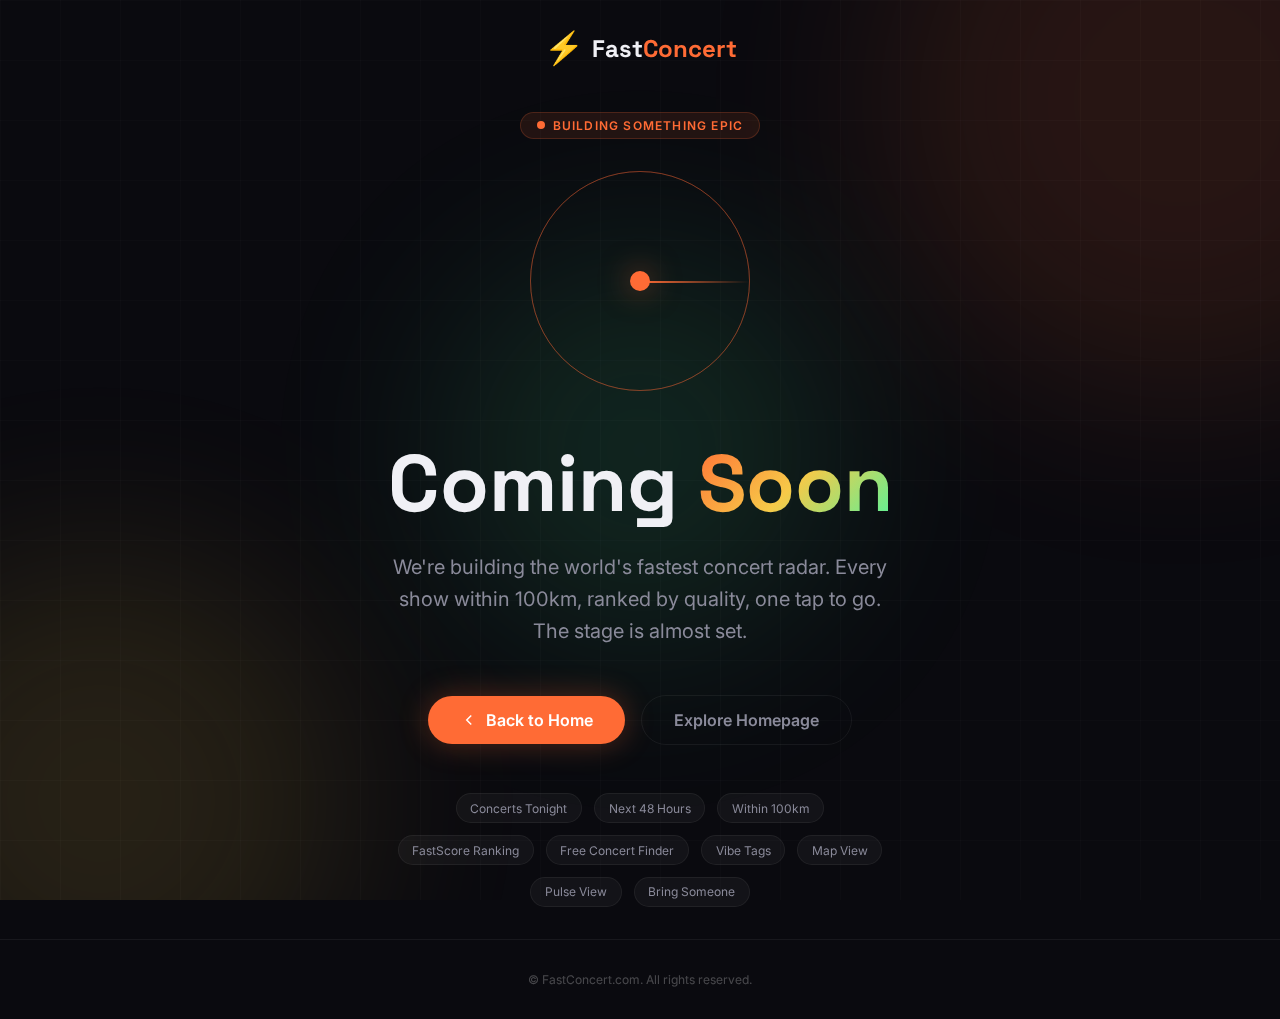
<file: coming-soon.html>
<!DOCTYPE html>
<html lang="en">
<head>
    <meta charset="UTF-8">
    <meta name="viewport" content="width=device-width, initial-scale=1.0, viewport-fit=cover">
    <title>Coming Soon — FastConcert | Concert Radar for Live Music Tonight</title>
    <meta name="description" content="This feature is coming soon to FastConcert — the live music radar for concerts tonight, tomorrow, and this weekend within 100km. Ranked by FastScore. One tap to go.">
    <meta name="robots" content="noindex, follow">
    <link rel="canonical" href="https://fastconcert.com/coming-soon">
    <meta name="theme-color" content="#0a0a0f">
    <link rel="icon" type="image/svg+xml" href="data:image/svg+xml,<svg xmlns='http://www.w3.org/2000/svg' viewBox='0 0 100 100'><text y='.9em' font-size='90'>&#9889;</text></svg>">
    <link rel="preconnect" href="https://fonts.googleapis.com">
    <link rel="preconnect" href="https://fonts.gstatic.com" crossorigin>
    <link href="https://fonts.googleapis.com/css2?family=Inter:wght@300;400;500;600;700;800;900&family=Space+Grotesk:wght@400;500;600;700&display=swap" rel="stylesheet">
    <style>
        *, *::before, *::after { margin: 0; padding: 0; box-sizing: border-box; }

        :root {
            --c-bg: #0a0a0f;
            --c-bg-alt: #111118;
            --c-text: #f0f0f5;
            --c-text-muted: #8a8a9a;
            --c-accent: #ff6b35;
            --c-accent-hover: #ff8555;
            --c-border: rgba(255,255,255,0.06);
            --f-body: 'Inter', -apple-system, BlinkMacSystemFont, sans-serif;
            --f-display: 'Space Grotesk', 'Inter', sans-serif;
        }

        html { scroll-behavior: smooth; }

        body {
            font-family: var(--f-body);
            background: var(--c-bg);
            color: var(--c-text);
            min-height: 100vh;
            min-height: 100svh;
            display: flex;
            flex-direction: column;
            -webkit-font-smoothing: antialiased;
            overflow-x: hidden;
        }

        /* Background */
        .bg {
            position: fixed;
            inset: 0;
            z-index: 0;
            overflow: hidden;
        }

        .bg__orb {
            position: absolute;
            border-radius: 50%;
            filter: blur(100px);
            opacity: 0.12;
        }

        .bg__orb--1 {
            width: 600px;
            height: 600px;
            background: #ff6b35;
            top: -200px;
            right: -200px;
            animation: orb-drift 20s ease infinite alternate;
        }

        .bg__orb--2 {
            width: 500px;
            height: 500px;
            background: #f7c948;
            bottom: -150px;
            left: -150px;
            animation: orb-drift 25s ease infinite alternate-reverse;
        }

        .bg__orb--3 {
            width: 400px;
            height: 400px;
            background: #48f7a0;
            top: 50%;
            left: 50%;
            transform: translate(-50%, -50%);
            animation: orb-drift 18s ease infinite alternate;
        }

        @keyframes orb-drift {
            0% { transform: translate(0, 0); }
            100% { transform: translate(40px, -30px); }
        }

        .bg__grid {
            position: absolute;
            inset: 0;
            background-image:
                linear-gradient(rgba(255,255,255,0.015) 1px, transparent 1px),
                linear-gradient(90deg, rgba(255,255,255,0.015) 1px, transparent 1px);
            background-size: 60px 60px;
        }

        /* Content */
        .content {
            position: relative;
            z-index: 1;
            flex: 1;
            display: flex;
            flex-direction: column;
            align-items: center;
            justify-content: center;
            padding: 2rem 1.5rem;
            text-align: center;
        }

        .logo {
            display: flex;
            align-items: center;
            gap: 0.5rem;
            margin-bottom: 3rem;
            text-decoration: none;
            color: inherit;
        }

        .logo__icon { font-size: 2rem; line-height: 1; }

        .logo__text {
            font-family: var(--f-display);
            font-size: 1.5rem;
            font-weight: 700;
        }

        .logo__accent { color: var(--c-accent); }

        .tag {
            display: inline-flex;
            align-items: center;
            gap: 0.5rem;
            background: rgba(255,107,53,0.1);
            border: 1px solid rgba(255,107,53,0.2);
            color: var(--c-accent);
            padding: 0.3rem 1rem;
            border-radius: 9999px;
            font-size: 0.75rem;
            font-weight: 600;
            text-transform: uppercase;
            letter-spacing: 0.1em;
            margin-bottom: 2rem;
        }

        .tag__dot {
            width: 8px;
            height: 8px;
            background: var(--c-accent);
            border-radius: 50%;
            animation: pulse 2s ease infinite;
        }

        @keyframes pulse {
            0%, 100% { opacity: 1; transform: scale(1); }
            50% { opacity: 0.5; transform: scale(1.3); }
        }

        h1 {
            font-family: var(--f-display);
            font-size: clamp(2.5rem, 7vw, 5rem);
            font-weight: 800;
            line-height: 1.1;
            margin-bottom: 1.5rem;
        }

        .gradient-text {
            background: linear-gradient(135deg, #ff6b35, #f7c948, #48f7a0);
            -webkit-background-clip: text;
            -webkit-text-fill-color: transparent;
            background-clip: text;
        }

        .subtitle {
            font-size: clamp(1rem, 2.5vw, 1.25rem);
            color: var(--c-text-muted);
            max-width: 500px;
            line-height: 1.6;
            margin-bottom: 3rem;
        }

        /* Radar Animation */
        .radar {
            position: relative;
            width: 180px;
            height: 180px;
            margin-bottom: 3rem;
        }

        .radar__ring {
            position: absolute;
            inset: 0;
            border: 1px solid rgba(255,107,53,0.2);
            border-radius: 50%;
            animation: radar-expand 3s ease infinite;
        }

        .radar__ring:nth-child(2) { animation-delay: 1s; }
        .radar__ring:nth-child(3) { animation-delay: 2s; }

        .radar__center {
            position: absolute;
            top: 50%;
            left: 50%;
            width: 20px;
            height: 20px;
            background: var(--c-accent);
            border-radius: 50%;
            transform: translate(-50%, -50%);
            box-shadow: 0 0 30px rgba(255,107,53,0.5);
        }

        .radar__sweep {
            position: absolute;
            top: 50%;
            left: 50%;
            width: 50%;
            height: 2px;
            background: linear-gradient(90deg, var(--c-accent), transparent);
            transform-origin: left center;
            animation: radar-sweep 4s linear infinite;
        }

        @keyframes radar-expand {
            0% { transform: scale(0.3); opacity: 1; }
            100% { transform: scale(1); opacity: 0; }
        }

        @keyframes radar-sweep {
            0% { transform: rotate(0deg); }
            100% { transform: rotate(360deg); }
        }

        /* CTA */
        .cta-group {
            display: flex;
            flex-direction: column;
            align-items: center;
            gap: 1rem;
        }

        .btn {
            display: inline-flex;
            align-items: center;
            gap: 0.5rem;
            font-family: var(--f-body);
            font-weight: 600;
            font-size: 1rem;
            padding: 0.9rem 2rem;
            border-radius: 9999px;
            text-decoration: none;
            transition: all 0.25s ease;
            border: none;
            cursor: pointer;
        }

        .btn--primary {
            background: var(--c-accent);
            color: #fff;
            box-shadow: 0 0 30px rgba(255,107,53,0.3);
        }

        .btn--primary:hover {
            background: var(--c-accent-hover);
            transform: translateY(-2px);
            box-shadow: 0 0 40px rgba(255,107,53,0.5);
        }

        .btn--ghost {
            background: transparent;
            color: var(--c-text-muted);
            border: 1px solid var(--c-border);
        }

        .btn--ghost:hover {
            color: var(--c-text);
            border-color: rgba(255,255,255,0.15);
        }

        .btn svg {
            width: 18px;
            height: 18px;
        }

        /* Features hint */
        .features {
            display: flex;
            flex-wrap: wrap;
            justify-content: center;
            gap: 0.75rem;
            margin-top: 3rem;
            max-width: 500px;
        }

        .feature-chip {
            padding: 0.4rem 0.85rem;
            background: rgba(255,255,255,0.04);
            border: 1px solid var(--c-border);
            border-radius: 9999px;
            font-size: 0.75rem;
            color: var(--c-text-muted);
        }

        /* Footer */
        .footer {
            position: relative;
            z-index: 1;
            text-align: center;
            padding: 2rem 1.5rem;
            border-top: 1px solid var(--c-border);
        }

        .footer p {
            font-size: 0.75rem;
            color: rgba(255,255,255,0.25);
        }

        @media (min-width: 640px) {
            .cta-group {
                flex-direction: row;
            }

            .radar {
                width: 220px;
                height: 220px;
            }
        }

        @media (prefers-reduced-motion: reduce) {
            *, *::before, *::after {
                animation-duration: 0.01ms !important;
                animation-iteration-count: 1 !important;
                transition-duration: 0.01ms !important;
            }
        }

        @supports (padding: env(safe-area-inset-bottom)) {
            .footer {
                padding-bottom: calc(2rem + env(safe-area-inset-bottom));
            }
        }
    </style>
</head>
<body>

    <!-- Animated Background -->
    <div class="bg" aria-hidden="true">
        <div class="bg__orb bg__orb--1"></div>
        <div class="bg__orb bg__orb--2"></div>
        <div class="bg__orb bg__orb--3"></div>
        <div class="bg__grid"></div>
    </div>

    <!-- Main Content -->
    <main class="content">
        <a href="/" class="logo">
            <span class="logo__icon">&#9889;</span>
            <span class="logo__text">Fast<span class="logo__accent">Concert</span></span>
        </a>

        <div class="tag">
            <span class="tag__dot"></span>
            <span>Building Something Epic</span>
        </div>

        <!-- Radar Animation -->
        <div class="radar" aria-hidden="true">
            <div class="radar__ring"></div>
            <div class="radar__ring"></div>
            <div class="radar__ring"></div>
            <div class="radar__center"></div>
            <div class="radar__sweep"></div>
        </div>

        <h1>Coming <span class="gradient-text">Soon</span></h1>

        <p class="subtitle">We're building the world's fastest concert radar. Every show within 100km, ranked by quality, one tap to go. The stage is almost set.</p>

        <div class="cta-group">
            <a href="/" class="btn btn--primary">
                <svg viewBox="0 0 24 24" fill="none" stroke="currentColor" stroke-width="2"><polyline points="15,18 9,12 15,6"/></svg>
                Back to Home
            </a>
            <a href="/" class="btn btn--ghost">Explore Homepage</a>
        </div>

        <div class="features">
            <span class="feature-chip">Concerts Tonight</span>
            <span class="feature-chip">Next 48 Hours</span>
            <span class="feature-chip">Within 100km</span>
            <span class="feature-chip">FastScore Ranking</span>
            <span class="feature-chip">Free Concert Finder</span>
            <span class="feature-chip">Vibe Tags</span>
            <span class="feature-chip">Map View</span>
            <span class="feature-chip">Pulse View</span>
            <span class="feature-chip">Bring Someone</span>
        </div>
    </main>

    <footer class="footer">
        <p>&copy; FastConcert.com. All rights reserved.</p>
    </footer>

</body>
</html>
</file>
